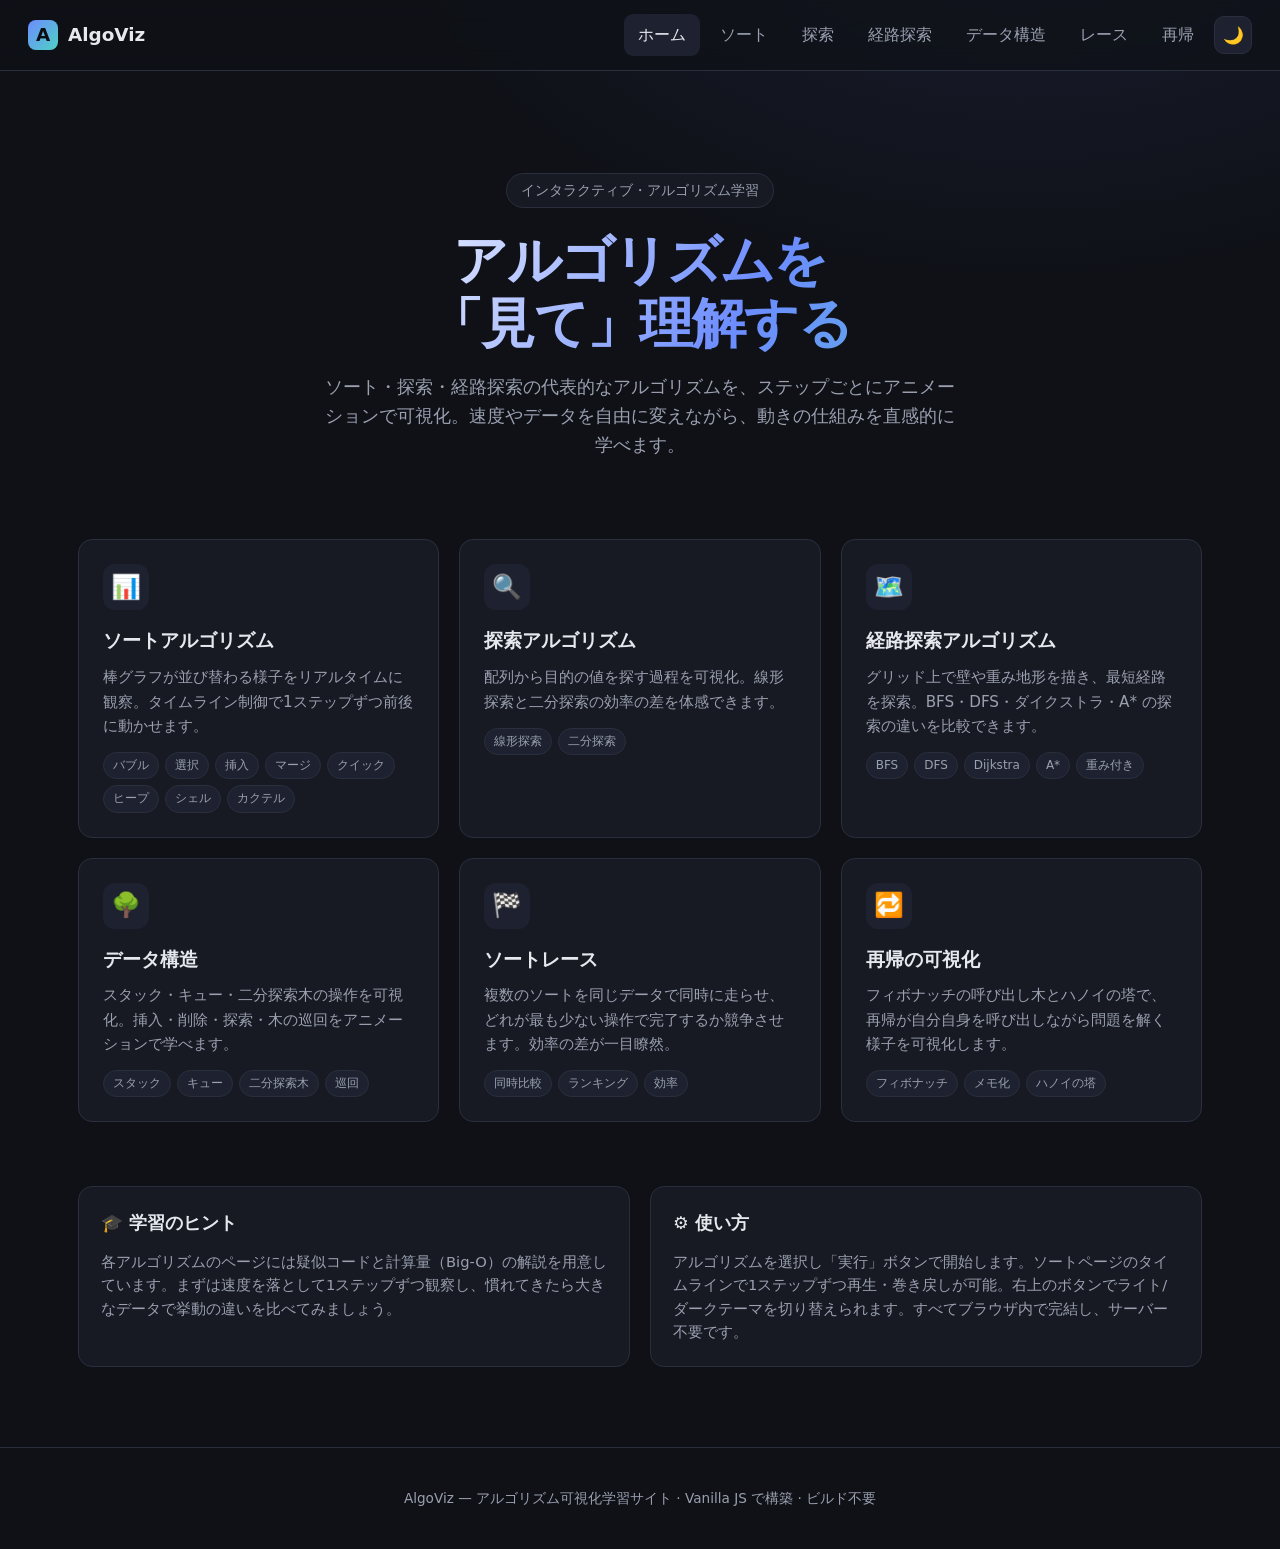
<file: index.html>
<!DOCTYPE html>
<html lang="ja">
<head>
<meta charset="UTF-8">
<meta name="viewport" content="width=device-width, initial-scale=1.0">
<title>AlgoViz — アルゴリズム可視化学習サイト</title>
<meta name="description" content="ソート・探索・経路探索アルゴリズムをインタラクティブに可視化して学べる学習サイト。">
<link rel="stylesheet" href="css/style.css">
<link rel="icon" href="data:image/svg+xml,<svg xmlns='http://www.w3.org/2000/svg' viewBox='0 0 100 100'><text y='.9em' font-size='90'>📊</text></svg>">
<script src="js/theme.js"></script>
</head>
<body>
<nav class="nav">
  <a class="brand" href="index.html"><span class="logo">A</span>AlgoViz</a>
  <a class="link active" href="index.html">ホーム</a>
  <a class="link" href="sorting.html">ソート</a>
  <a class="link" href="searching.html">探索</a>
  <a class="link" href="pathfinding.html">経路探索</a>
  <a class="link" href="structures.html">データ構造</a>
  <a class="link" href="race.html">レース</a>
  <a class="link" href="recursion.html">再帰</a>
  <button class="theme-toggle" id="themeToggle" aria-label="テーマ切替">🌙</button>
</nav>

<div class="container">
  <section class="hero">
    <span class="badge">インタラクティブ・アルゴリズム学習</span>
    <h1>アルゴリズムを<br>「見て」理解する</h1>
    <p>ソート・探索・経路探索の代表的なアルゴリズムを、ステップごとにアニメーションで可視化。速度やデータを自由に変えながら、動きの仕組みを直感的に学べます。</p>
  </section>

  <div class="grid">
    <a class="card" href="sorting.html">
      <div class="icon">📊</div>
      <h3>ソートアルゴリズム</h3>
      <p>棒グラフが並び替わる様子をリアルタイムに観察。タイムライン制御で1ステップずつ前後に動かせます。</p>
      <div class="tags">
        <span class="tag">バブル</span>
        <span class="tag">選択</span>
        <span class="tag">挿入</span>
        <span class="tag">マージ</span>
        <span class="tag">クイック</span>
        <span class="tag">ヒープ</span>
        <span class="tag">シェル</span>
        <span class="tag">カクテル</span>
      </div>
    </a>

    <a class="card" href="searching.html">
      <div class="icon">🔍</div>
      <h3>探索アルゴリズム</h3>
      <p>配列から目的の値を探す過程を可視化。線形探索と二分探索の効率の差を体感できます。</p>
      <div class="tags">
        <span class="tag">線形探索</span>
        <span class="tag">二分探索</span>
      </div>
    </a>

    <a class="card" href="pathfinding.html">
      <div class="icon">🗺️</div>
      <h3>経路探索アルゴリズム</h3>
      <p>グリッド上で壁や重み地形を描き、最短経路を探索。BFS・DFS・ダイクストラ・A* の探索の違いを比較できます。</p>
      <div class="tags">
        <span class="tag">BFS</span>
        <span class="tag">DFS</span>
        <span class="tag">Dijkstra</span>
        <span class="tag">A*</span>
        <span class="tag">重み付き</span>
      </div>
    </a>

    <a class="card" href="structures.html">
      <div class="icon">🌳</div>
      <h3>データ構造</h3>
      <p>スタック・キュー・二分探索木の操作を可視化。挿入・削除・探索・木の巡回をアニメーションで学べます。</p>
      <div class="tags">
        <span class="tag">スタック</span>
        <span class="tag">キュー</span>
        <span class="tag">二分探索木</span>
        <span class="tag">巡回</span>
      </div>
    </a>

    <a class="card" href="race.html">
      <div class="icon">🏁</div>
      <h3>ソートレース</h3>
      <p>複数のソートを同じデータで同時に走らせ、どれが最も少ない操作で完了するか競争させます。効率の差が一目瞭然。</p>
      <div class="tags">
        <span class="tag">同時比較</span>
        <span class="tag">ランキング</span>
        <span class="tag">効率</span>
      </div>
    </a>

    <a class="card" href="recursion.html">
      <div class="icon">🔁</div>
      <h3>再帰の可視化</h3>
      <p>フィボナッチの呼び出し木とハノイの塔で、再帰が自分自身を呼び出しながら問題を解く様子を可視化します。</p>
      <div class="tags">
        <span class="tag">フィボナッチ</span>
        <span class="tag">メモ化</span>
        <span class="tag">ハノイの塔</span>
      </div>
    </a>
  </div>

  <section style="margin-top:64px;">
    <div class="info-grid">
      <div class="info-box">
        <h3>🎓 学習のヒント</h3>
        <p>各アルゴリズムのページには疑似コードと計算量（Big-O）の解説を用意しています。まずは速度を落として1ステップずつ観察し、慣れてきたら大きなデータで挙動の違いを比べてみましょう。</p>
      </div>
      <div class="info-box">
        <h3>⚙️ 使い方</h3>
        <p>アルゴリズムを選択し「実行」ボタンで開始します。ソートページのタイムラインで1ステップずつ再生・巻き戻しが可能。右上のボタンでライト/ダークテーマを切り替えられます。すべてブラウザ内で完結し、サーバー不要です。</p>
      </div>
    </div>
  </section>
</div>

<footer class="footer">
  AlgoViz — アルゴリズム可視化学習サイト · Vanilla JS で構築 · ビルド不要
</footer>
</body>
</html>
</file>
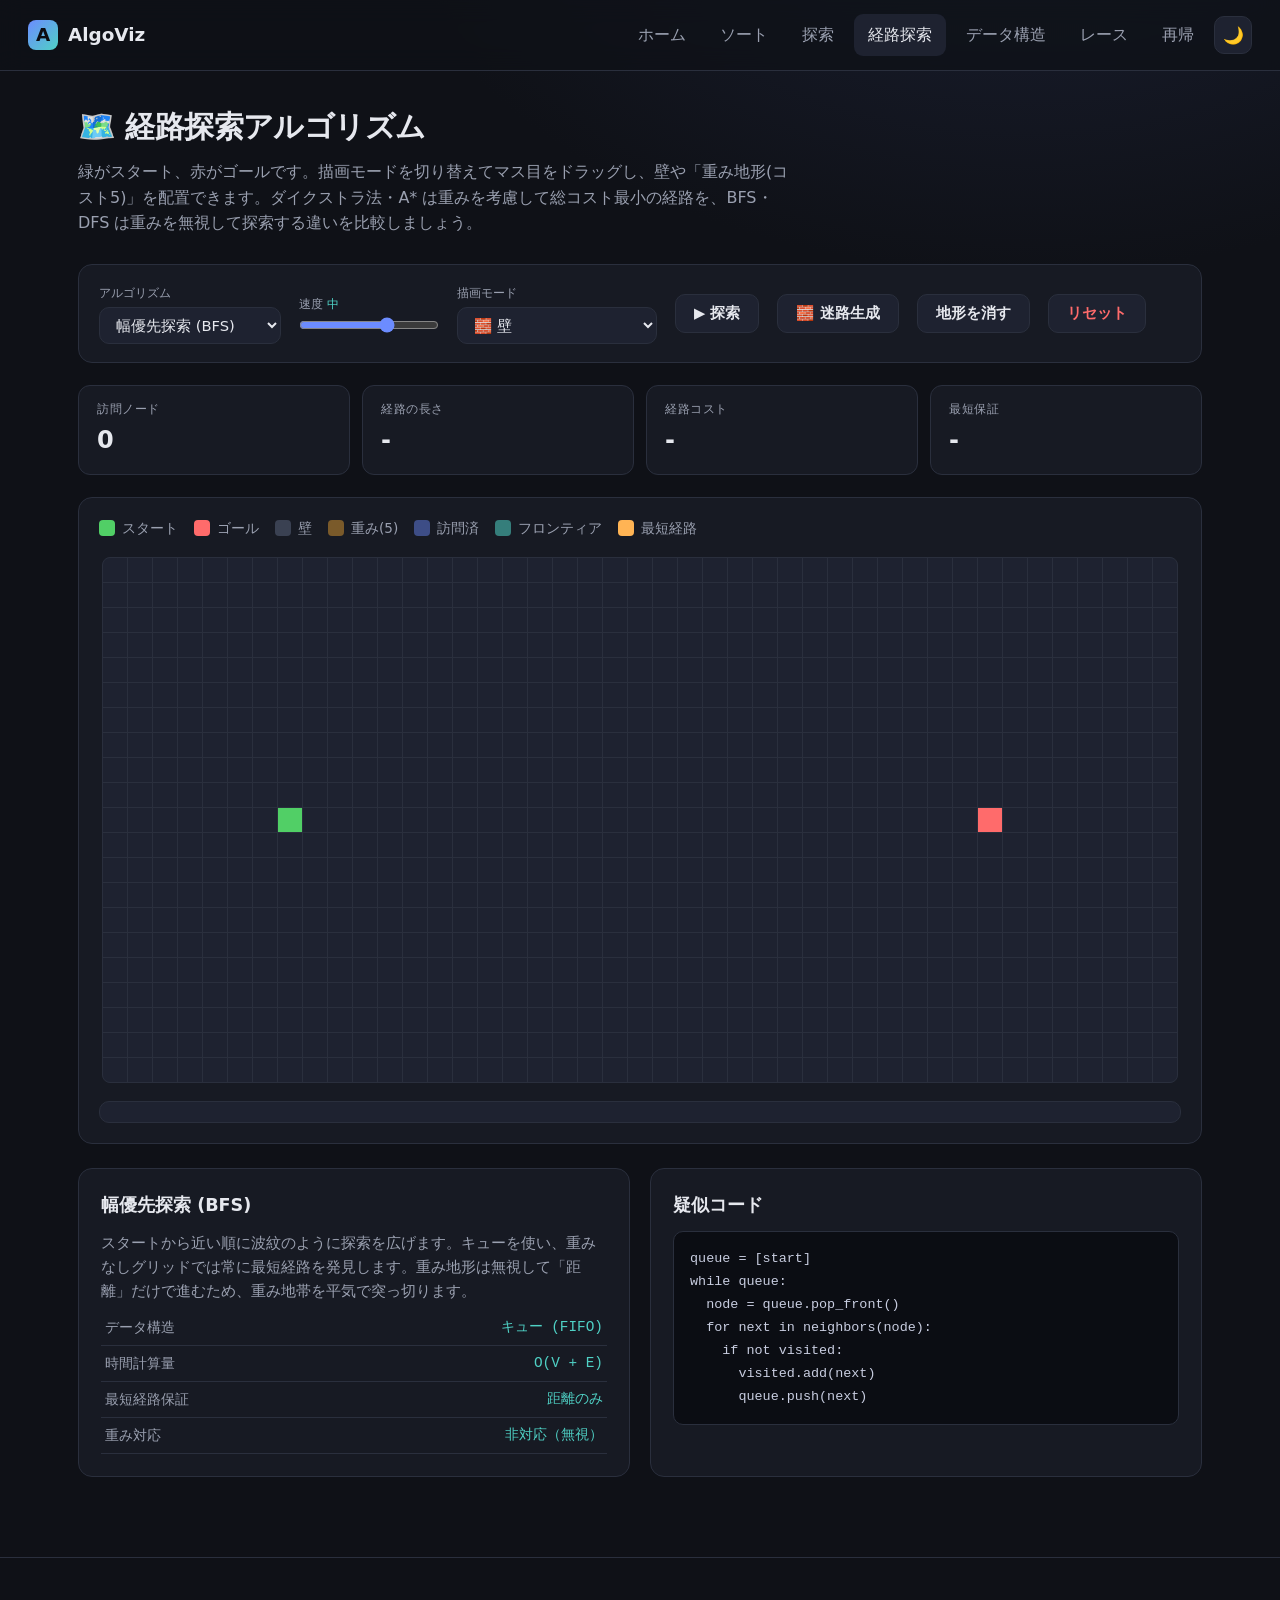
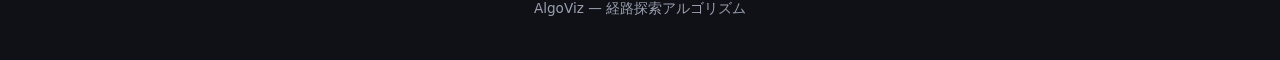
<file: pathfinding.html>
<!DOCTYPE html>
<html lang="ja">
<head>
<meta charset="UTF-8">
<meta name="viewport" content="width=device-width, initial-scale=1.0">
<title>経路探索アルゴリズム — AlgoViz</title>
<link rel="stylesheet" href="css/style.css">
<link rel="icon" href="data:image/svg+xml,<svg xmlns='http://www.w3.org/2000/svg' viewBox='0 0 100 100'><text y='.9em' font-size='90'>🗺️</text></svg>">
<script src="js/theme.js"></script>
</head>
<body>
<nav class="nav">
  <a class="brand" href="index.html"><span class="logo">A</span>AlgoViz</a>
  <a class="link" href="index.html">ホーム</a>
  <a class="link" href="sorting.html">ソート</a>
  <a class="link" href="searching.html">探索</a>
  <a class="link active" href="pathfinding.html">経路探索</a>
  <a class="link" href="structures.html">データ構造</a>
  <a class="link" href="race.html">レース</a>
  <a class="link" href="recursion.html">再帰</a>
  <button class="theme-toggle" id="themeToggle" aria-label="テーマ切替">🌙</button>
</nav>

<div class="container">
  <div class="page-head">
    <h1>🗺️ 経路探索アルゴリズム</h1>
    <p>緑がスタート、赤がゴールです。描画モードを切り替えてマス目をドラッグし、壁や「重み地形(コスト5)」を配置できます。ダイクストラ法・A* は重みを考慮して総コスト最小の経路を、BFS・DFS は重みを無視して探索する違いを比較しましょう。</p>
  </div>

  <div class="panel">
    <div class="control">
      <label for="algo">アルゴリズム</label>
      <select id="algo">
        <option value="bfs">幅優先探索 (BFS)</option>
        <option value="dfs">深さ優先探索 (DFS)</option>
        <option value="dijkstra">ダイクストラ法</option>
        <option value="astar">A* (エースター)</option>
      </select>
    </div>
    <div class="control">
      <label for="speed">速度 <span class="value" id="speedVal">中</span></label>
      <input type="range" id="speed" min="1" max="100" value="65">
    </div>
    <div class="control">
      <label for="brush">描画モード</label>
      <select id="brush">
        <option value="wall">🧱 壁</option>
        <option value="weight">🏔️ 重み地形 (コスト5)</option>
      </select>
    </div>
    <button class="btn" id="run">▶ 探索</button>
    <button class="btn" id="maze">🧱 迷路生成</button>
    <button class="btn" id="clearWalls">地形を消す</button>
    <button class="btn danger" id="reset">リセット</button>
  </div>

  <div class="stats">
    <div class="stat"><div class="k">訪問ノード</div><div class="v" id="visited">0</div></div>
    <div class="stat"><div class="k">経路の長さ</div><div class="v" id="pathLen">-</div></div>
    <div class="stat"><div class="k">経路コスト</div><div class="v" id="pathCost">-</div></div>
    <div class="stat"><div class="k">最短保証</div><div class="v" id="optimal">-</div></div>
  </div>

  <div class="viz">
    <div class="legend">
      <div class="item"><span class="sw" style="background:var(--success)"></span>スタート</div>
      <div class="item"><span class="sw" style="background:var(--danger)"></span>ゴール</div>
      <div class="item"><span class="sw" style="background:#3a4152"></span>壁</div>
      <div class="item"><span class="sw" style="background:#7a5a2a"></span>重み(5)</div>
      <div class="item"><span class="sw" style="background:rgba(108,140,255,.45)"></span>訪問済</div>
      <div class="item"><span class="sw" style="background:rgba(79,209,197,.55)"></span>フロンティア</div>
      <div class="item"><span class="sw" style="background:var(--accent-warm)"></span>最短経路</div>
    </div>
    <div class="grid-wrap">
      <div class="grid-board" id="board"></div>
    </div>
    <div class="msg" id="msg" style="margin-top:18px"></div>
  </div>

  <div class="info-grid">
    <div class="info-box">
      <h3 id="infoName"></h3>
      <p id="infoDesc"></p>
      <table class="complexity-table">
        <tr><td>データ構造</td><td id="cDs"></td></tr>
        <tr><td>時間計算量</td><td id="cTime"></td></tr>
        <tr><td>最短経路保証</td><td id="cOpt"></td></tr>
        <tr><td>重み対応</td><td id="cWeight"></td></tr>
      </table>
    </div>
    <div class="info-box">
      <h3>疑似コード</h3>
      <pre class="code" id="pseudo"></pre>
    </div>
  </div>
</div>

<footer class="footer">AlgoViz — 経路探索アルゴリズム</footer>
<script src="js/pathfinding.js"></script>
</body>
</html>
</file>
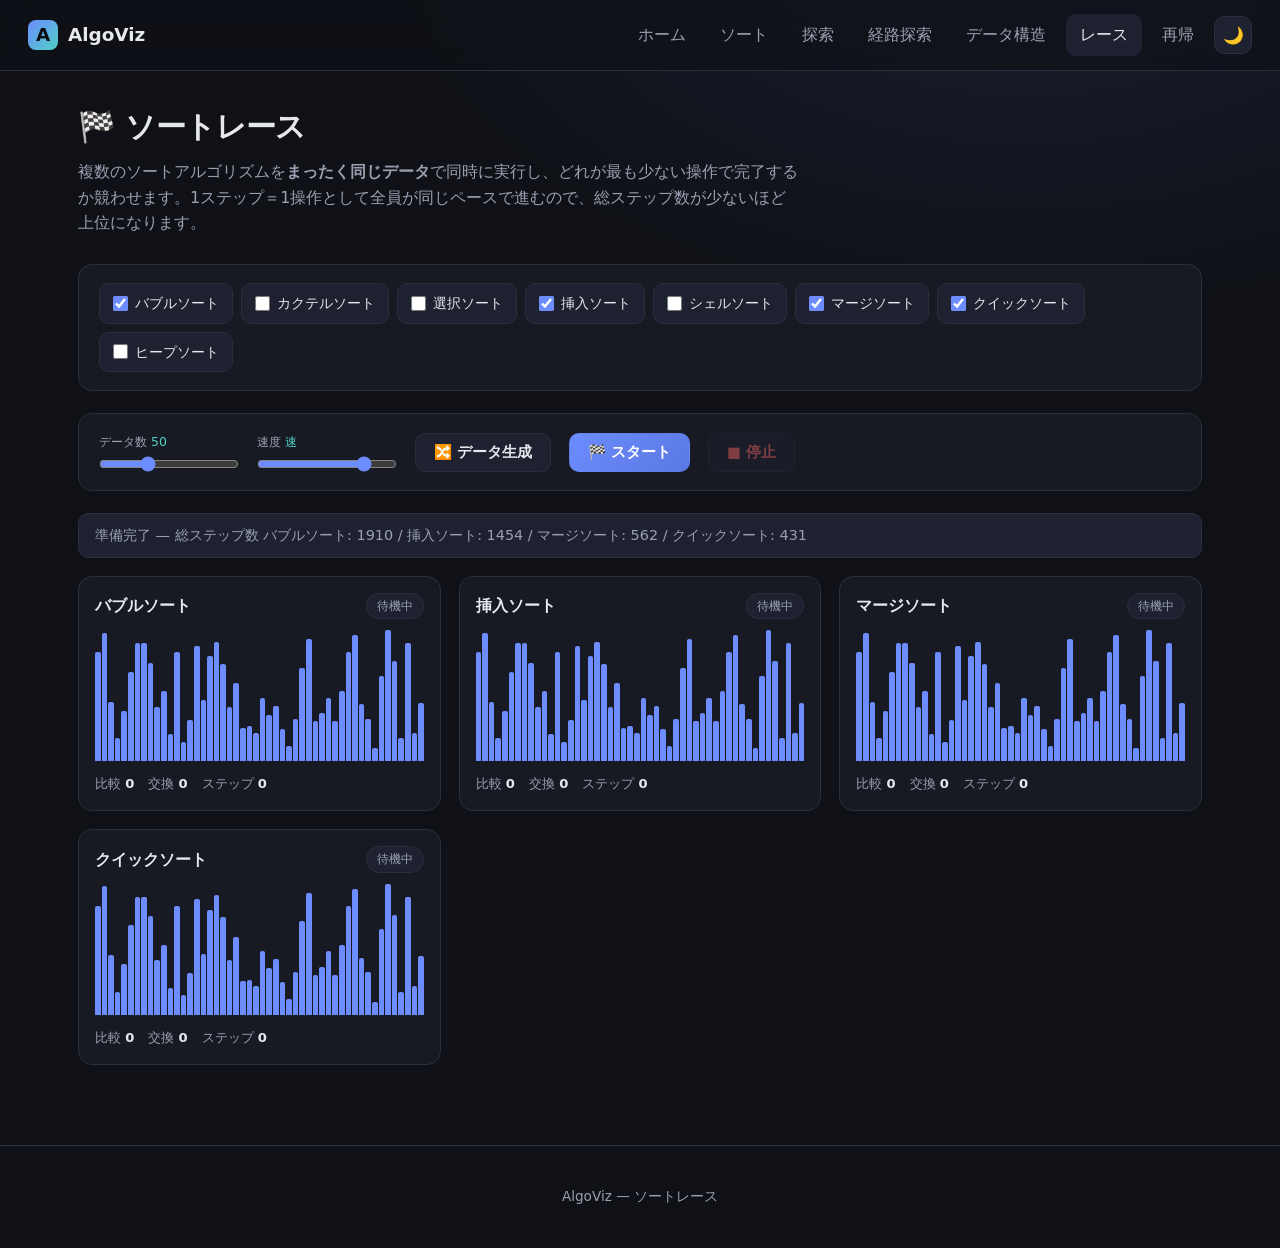
<file: race.html>
<!DOCTYPE html>
<html lang="ja">
<head>
<meta charset="UTF-8">
<meta name="viewport" content="width=device-width, initial-scale=1.0">
<title>ソートレース — AlgoViz</title>
<link rel="stylesheet" href="css/style.css">
<link rel="icon" href="data:image/svg+xml,<svg xmlns='http://www.w3.org/2000/svg' viewBox='0 0 100 100'><text y='.9em' font-size='90'>🏁</text></svg>">
<script src="js/theme.js"></script>
</head>
<body>
<nav class="nav">
  <a class="brand" href="index.html"><span class="logo">A</span>AlgoViz</a>
  <a class="link" href="index.html">ホーム</a>
  <a class="link" href="sorting.html">ソート</a>
  <a class="link" href="searching.html">探索</a>
  <a class="link" href="pathfinding.html">経路探索</a>
  <a class="link" href="structures.html">データ構造</a>
  <a class="link active" href="race.html">レース</a>
  <a class="link" href="recursion.html">再帰</a>
  <button class="theme-toggle" id="themeToggle" aria-label="テーマ切替">🌙</button>
</nav>

<div class="container">
  <div class="page-head">
    <h1>🏁 ソートレース</h1>
    <p>複数のソートアルゴリズムを<strong>まったく同じデータ</strong>で同時に実行し、どれが最も少ない操作で完了するか競わせます。1ステップ＝1操作として全員が同じペースで進むので、総ステップ数が少ないほど上位になります。</p>
  </div>

  <div class="panel" style="flex-direction:column; align-items:stretch">
    <div class="algo-picker" id="picker"></div>
  </div>

  <div class="panel">
    <div class="control">
      <label for="size">データ数 <span class="value" id="sizeVal">50</span></label>
      <input type="range" id="size" min="15" max="120" value="50">
    </div>
    <div class="control">
      <label for="speed">速度 <span class="value" id="speedVal">速</span></label>
      <input type="range" id="speed" min="1" max="100" value="80">
    </div>
    <button class="btn" id="shuffle">🔀 データ生成</button>
    <button class="btn primary" id="start">🏁 スタート</button>
    <button class="btn danger" id="stop" disabled>■ 停止</button>
  </div>

  <div class="msg" id="msg" style="margin-bottom:18px"></div>

  <div class="race-grid" id="raceGrid"></div>
</div>

<footer class="footer">AlgoViz — ソートレース</footer>
<script src="js/sortcore.js"></script>
<script src="js/race.js"></script>
</body>
</html>
</file>
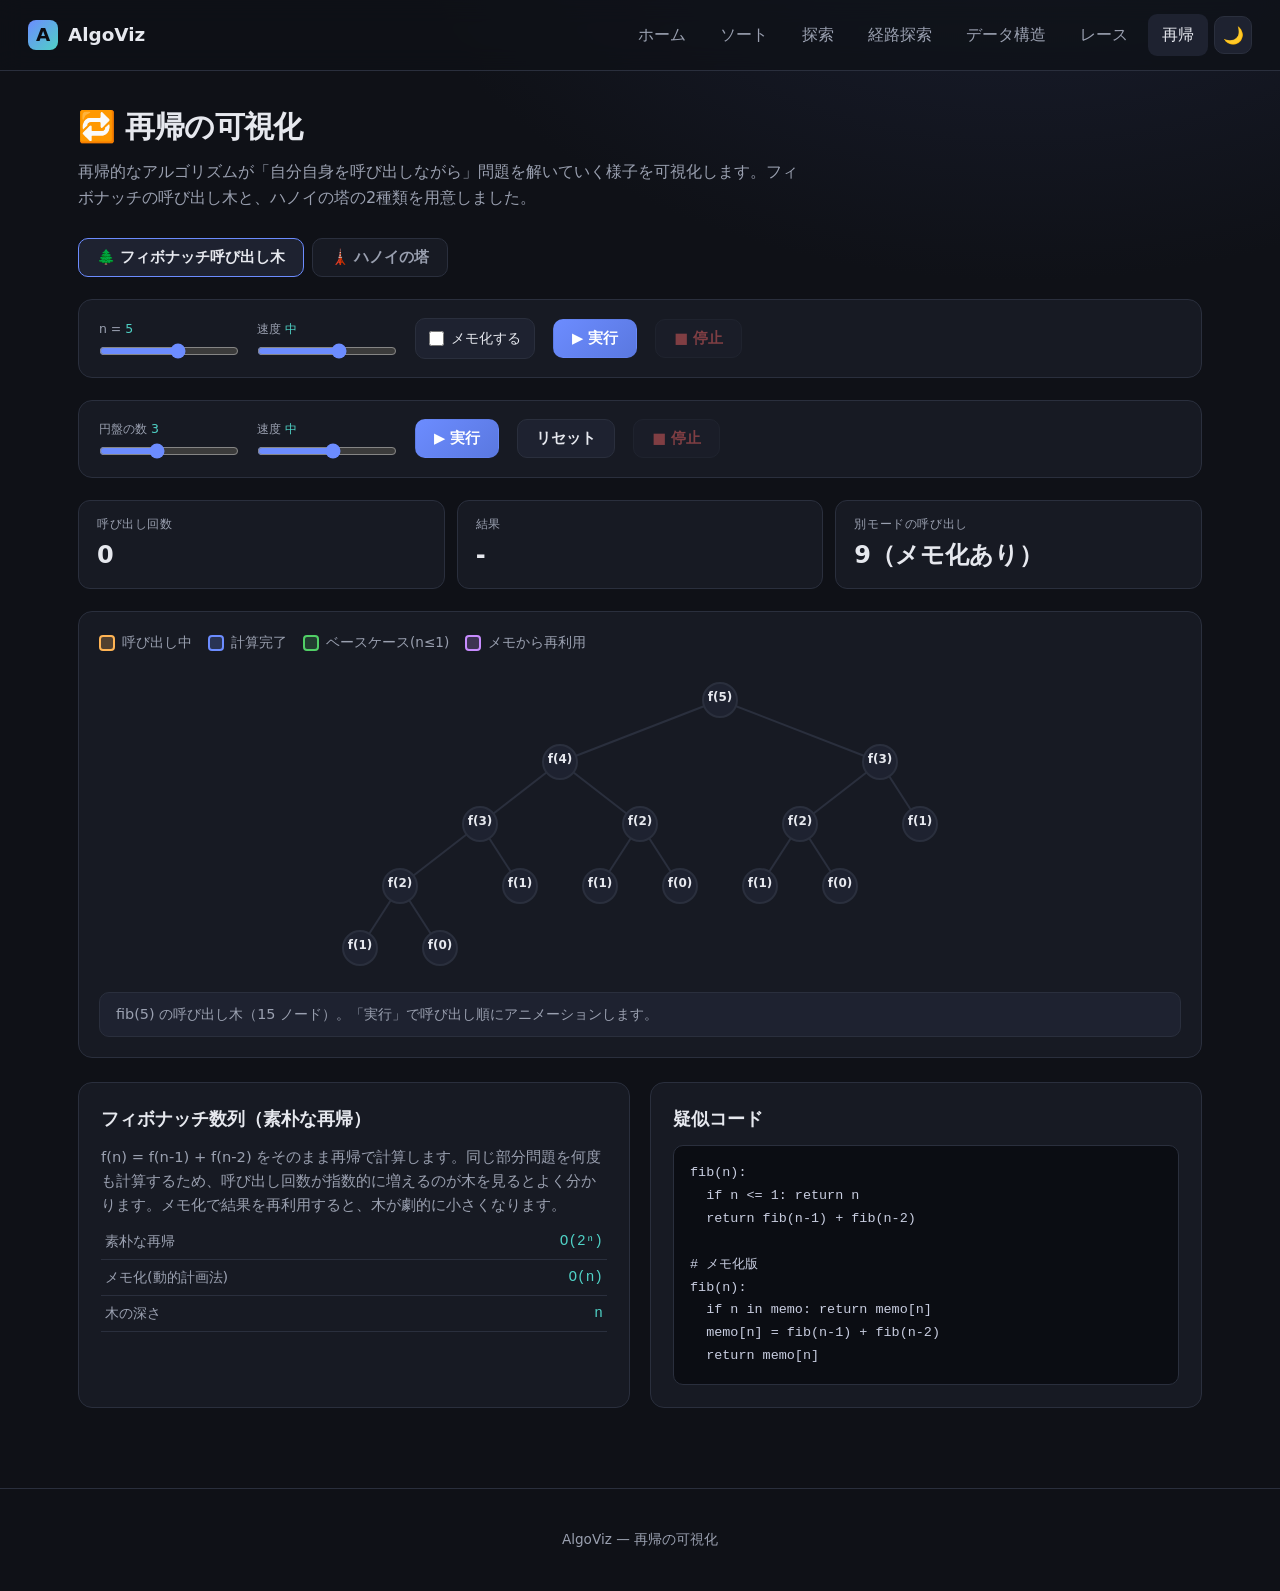
<file: recursion.html>
<!DOCTYPE html>
<html lang="ja">
<head>
<meta charset="UTF-8">
<meta name="viewport" content="width=device-width, initial-scale=1.0">
<title>再帰の可視化 — AlgoViz</title>
<link rel="stylesheet" href="css/style.css">
<link rel="icon" href="data:image/svg+xml,<svg xmlns='http://www.w3.org/2000/svg' viewBox='0 0 100 100'><text y='.9em' font-size='90'>🔁</text></svg>">
<script src="js/theme.js"></script>
</head>
<body>
<nav class="nav">
  <a class="brand" href="index.html"><span class="logo">A</span>AlgoViz</a>
  <a class="link" href="index.html">ホーム</a>
  <a class="link" href="sorting.html">ソート</a>
  <a class="link" href="searching.html">探索</a>
  <a class="link" href="pathfinding.html">経路探索</a>
  <a class="link" href="structures.html">データ構造</a>
  <a class="link" href="race.html">レース</a>
  <a class="link active" href="recursion.html">再帰</a>
  <button class="theme-toggle" id="themeToggle" aria-label="テーマ切替">🌙</button>
</nav>

<div class="container">
  <div class="page-head">
    <h1>🔁 再帰の可視化</h1>
    <p>再帰的なアルゴリズムが「自分自身を呼び出しながら」問題を解いていく様子を可視化します。フィボナッチの呼び出し木と、ハノイの塔の2種類を用意しました。</p>
  </div>

  <div class="tabs">
    <button class="tab active" data-mode="fib">🌲 フィボナッチ呼び出し木</button>
    <button class="tab" data-mode="hanoi">🗼 ハノイの塔</button>
  </div>

  <!-- Fibonacci controls -->
  <div class="panel mode-panel" data-mode="fib">
    <div class="control">
      <label for="fibN">n = <span class="value" id="fibNVal">5</span></label>
      <input type="range" id="fibN" min="1" max="8" value="5">
    </div>
    <div class="control">
      <label for="fibSpeed">速度 <span class="value" id="fibSpeedVal">中</span></label>
      <input type="range" id="fibSpeed" min="1" max="100" value="60">
    </div>
    <div class="algo-picker"><label><input type="checkbox" id="fibMemo"> メモ化する</label></div>
    <button class="btn primary" id="fibRun">▶ 実行</button>
    <button class="btn danger" id="fibStop" disabled>■ 停止</button>
  </div>

  <!-- Hanoi controls -->
  <div class="panel mode-panel" data-mode="hanoi" hidden>
    <div class="control">
      <label for="hanoiN">円盤の数 <span class="value" id="hanoiNVal">3</span></label>
      <input type="range" id="hanoiN" min="1" max="6" value="3">
    </div>
    <div class="control">
      <label for="hanoiSpeed">速度 <span class="value" id="hanoiSpeedVal">中</span></label>
      <input type="range" id="hanoiSpeed" min="1" max="100" value="55">
    </div>
    <button class="btn primary" id="hanoiRun">▶ 実行</button>
    <button class="btn" id="hanoiReset">リセット</button>
    <button class="btn danger" id="hanoiStop" disabled>■ 停止</button>
  </div>

  <div class="stats">
    <div class="stat"><div class="k" id="stat1k">呼び出し回数</div><div class="v" id="stat1">0</div></div>
    <div class="stat"><div class="k" id="stat2k">結果</div><div class="v" id="stat2">-</div></div>
    <div class="stat"><div class="k" id="stat3k">メモ化なら</div><div class="v" id="stat3">-</div></div>
  </div>

  <div class="viz">
    <div class="legend" id="legend"></div>
    <div class="tree-wrap" id="fibArea" data-mode="fib"></div>
    <div id="hanoiArea" data-mode="hanoi" hidden></div>
    <div class="msg" id="msg" style="margin-top:16px"></div>
  </div>

  <div class="info-grid">
    <div class="info-box">
      <h3 id="infoName"></h3>
      <p id="infoDesc"></p>
      <table class="complexity-table" id="infoTable"></table>
    </div>
    <div class="info-box">
      <h3>疑似コード</h3>
      <pre class="code" id="pseudo"></pre>
    </div>
  </div>
</div>

<footer class="footer">AlgoViz — 再帰の可視化</footer>
<script src="js/recursion.js"></script>
</body>
</html>
</file>
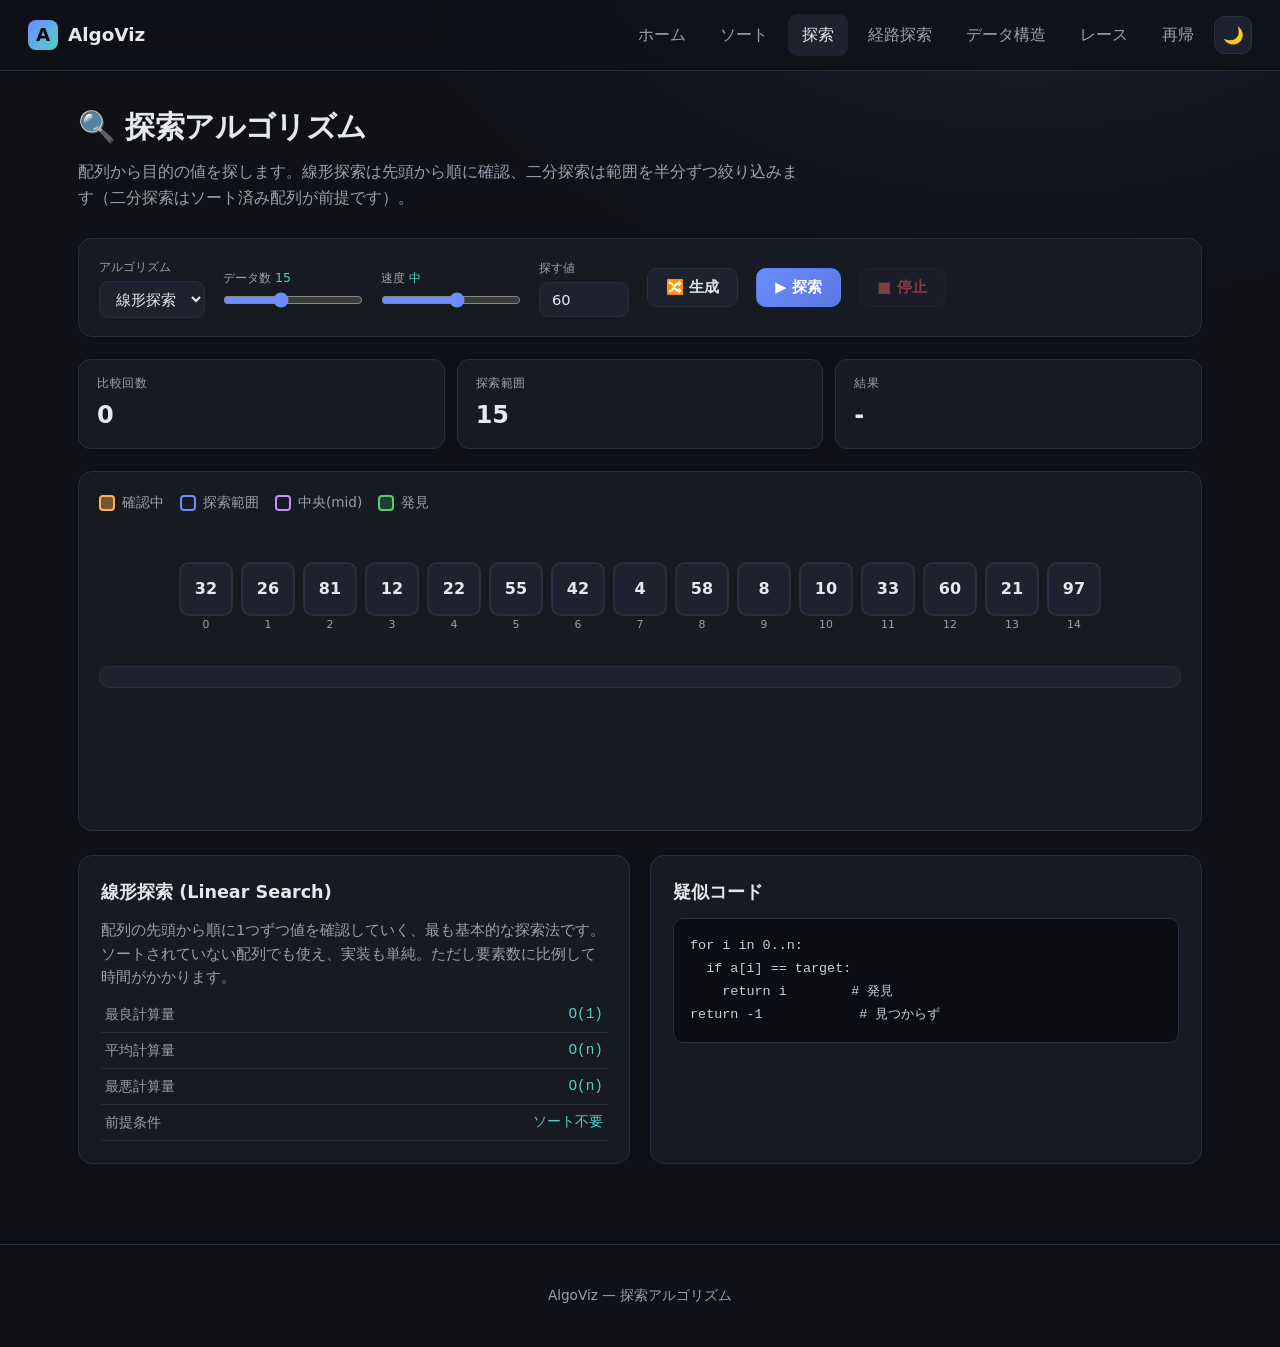
<file: searching.html>
<!DOCTYPE html>
<html lang="ja">
<head>
<meta charset="UTF-8">
<meta name="viewport" content="width=device-width, initial-scale=1.0">
<title>探索アルゴリズム — AlgoViz</title>
<link rel="stylesheet" href="css/style.css">
<link rel="icon" href="data:image/svg+xml,<svg xmlns='http://www.w3.org/2000/svg' viewBox='0 0 100 100'><text y='.9em' font-size='90'>🔍</text></svg>">
<script src="js/theme.js"></script>
</head>
<body>
<nav class="nav">
  <a class="brand" href="index.html"><span class="logo">A</span>AlgoViz</a>
  <a class="link" href="index.html">ホーム</a>
  <a class="link" href="sorting.html">ソート</a>
  <a class="link active" href="searching.html">探索</a>
  <a class="link" href="pathfinding.html">経路探索</a>
  <a class="link" href="structures.html">データ構造</a>
  <a class="link" href="race.html">レース</a>
  <a class="link" href="recursion.html">再帰</a>
  <button class="theme-toggle" id="themeToggle" aria-label="テーマ切替">🌙</button>
</nav>

<div class="container">
  <div class="page-head">
    <h1>🔍 探索アルゴリズム</h1>
    <p>配列から目的の値を探します。線形探索は先頭から順に確認、二分探索は範囲を半分ずつ絞り込みます（二分探索はソート済み配列が前提です）。</p>
  </div>

  <div class="panel">
    <div class="control">
      <label for="algo">アルゴリズム</label>
      <select id="algo">
        <option value="linear">線形探索</option>
        <option value="binary">二分探索</option>
      </select>
    </div>
    <div class="control">
      <label for="size">データ数 <span class="value" id="sizeVal">15</span></label>
      <input type="range" id="size" min="5" max="30" value="15">
    </div>
    <div class="control">
      <label for="speed">速度 <span class="value" id="speedVal">中</span></label>
      <input type="range" id="speed" min="1" max="100" value="55">
    </div>
    <div class="control">
      <label for="target">探す値</label>
      <input type="text" id="target" style="width:90px" inputmode="numeric" placeholder="例: 42">
    </div>
    <button class="btn" id="regen">🔀 生成</button>
    <button class="btn primary" id="run">▶ 探索</button>
    <button class="btn danger" id="stop" disabled>■ 停止</button>
  </div>

  <div class="stats">
    <div class="stat"><div class="k">比較回数</div><div class="v" id="cmp">0</div></div>
    <div class="stat"><div class="k">探索範囲</div><div class="v" id="rangeSize">-</div></div>
    <div class="stat"><div class="k">結果</div><div class="v" id="result">-</div></div>
  </div>

  <div class="viz">
    <div class="legend">
      <div class="item"><span class="sw" style="background:rgba(255,180,84,.4);border:2px solid var(--accent-warm)"></span>確認中</div>
      <div class="item"><span class="sw" style="background:transparent;border:2px solid var(--accent)"></span>探索範囲</div>
      <div class="item"><span class="sw" style="background:transparent;border:2px solid #c88cff"></span>中央(mid)</div>
      <div class="item"><span class="sw" style="background:rgba(81,207,102,.2);border:2px solid var(--success)"></span>発見</div>
    </div>
    <div class="cells" id="cells"></div>
    <div class="msg" id="msg" style="margin-top:20px"></div>
  </div>

  <div class="info-grid">
    <div class="info-box">
      <h3 id="infoName">線形探索</h3>
      <p id="infoDesc"></p>
      <table class="complexity-table">
        <tr><td>最良計算量</td><td id="cBest"></td></tr>
        <tr><td>平均計算量</td><td id="cAvg"></td></tr>
        <tr><td>最悪計算量</td><td id="cWorst"></td></tr>
        <tr><td>前提条件</td><td id="cPre"></td></tr>
      </table>
    </div>
    <div class="info-box">
      <h3>疑似コード</h3>
      <pre class="code" id="pseudo"></pre>
    </div>
  </div>
</div>

<footer class="footer">AlgoViz — 探索アルゴリズム</footer>
<script src="js/searching.js"></script>
</body>
</html>
</file>
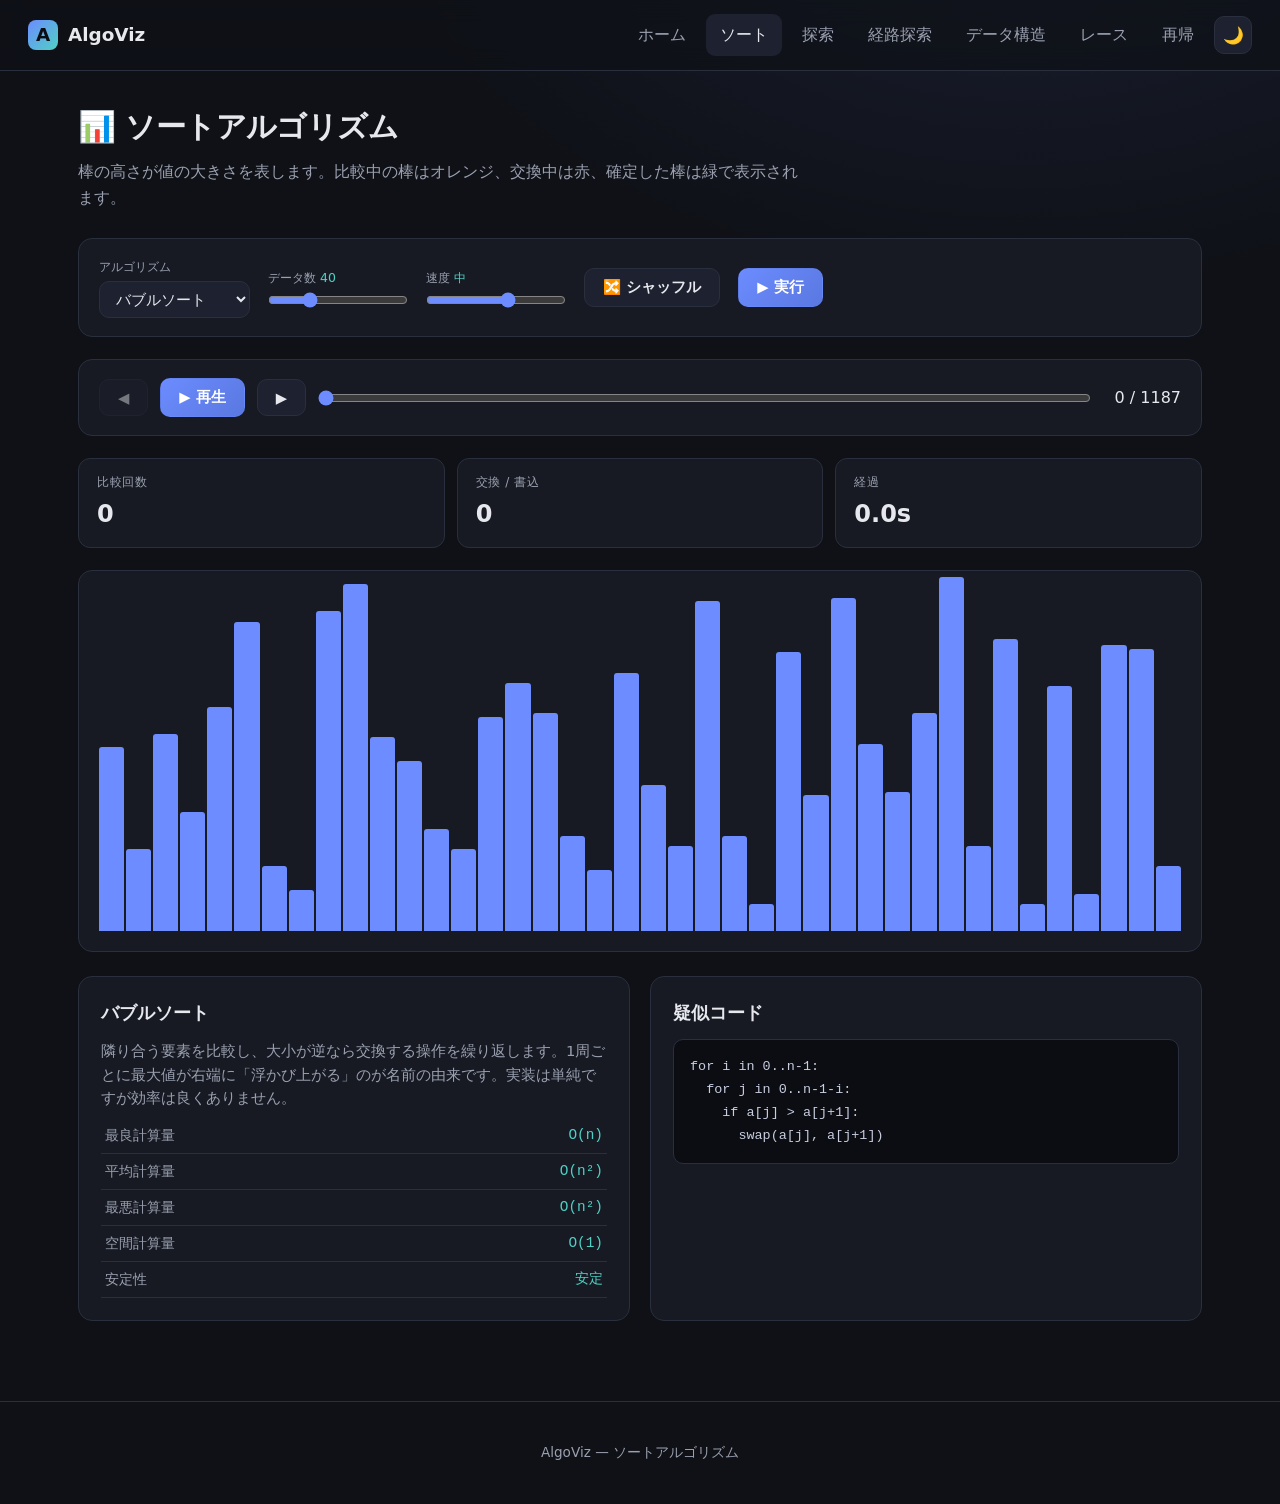
<file: sorting.html>
<!DOCTYPE html>
<html lang="ja">
<head>
<meta charset="UTF-8">
<meta name="viewport" content="width=device-width, initial-scale=1.0">
<title>ソートアルゴリズム — AlgoViz</title>
<link rel="stylesheet" href="css/style.css">
<link rel="icon" href="data:image/svg+xml,<svg xmlns='http://www.w3.org/2000/svg' viewBox='0 0 100 100'><text y='.9em' font-size='90'>📊</text></svg>">
<script src="js/theme.js"></script>
</head>
<body>
<nav class="nav">
  <a class="brand" href="index.html"><span class="logo">A</span>AlgoViz</a>
  <a class="link" href="index.html">ホーム</a>
  <a class="link active" href="sorting.html">ソート</a>
  <a class="link" href="searching.html">探索</a>
  <a class="link" href="pathfinding.html">経路探索</a>
  <a class="link" href="structures.html">データ構造</a>
  <a class="link" href="race.html">レース</a>
  <a class="link" href="recursion.html">再帰</a>
  <button class="theme-toggle" id="themeToggle" aria-label="テーマ切替">🌙</button>
</nav>

<div class="container">
  <div class="page-head">
    <h1>📊 ソートアルゴリズム</h1>
    <p>棒の高さが値の大きさを表します。比較中の棒はオレンジ、交換中は赤、確定した棒は緑で表示されます。</p>
  </div>

  <div class="panel">
    <div class="control">
      <label for="algo">アルゴリズム</label>
      <select id="algo">
        <option value="bubble">バブルソート</option>
        <option value="cocktail">カクテルソート</option>
        <option value="selection">選択ソート</option>
        <option value="insertion">挿入ソート</option>
        <option value="shell">シェルソート</option>
        <option value="merge">マージソート</option>
        <option value="quick">クイックソート</option>
        <option value="heap">ヒープソート</option>
      </select>
    </div>
    <div class="control">
      <label for="size">データ数 <span class="value" id="sizeVal">40</span></label>
      <input type="range" id="size" min="10" max="120" value="40">
    </div>
    <div class="control">
      <label for="speed">速度 <span class="value" id="speedVal">中</span></label>
      <input type="range" id="speed" min="1" max="100" value="60">
    </div>
    <button class="btn" id="shuffle">🔀 シャッフル</button>
    <button class="btn primary" id="run">▶ 実行</button>
  </div>

  <div class="panel timeline">
    <button class="btn" id="stepBack" title="1ステップ戻る">◀</button>
    <button class="btn primary" id="playPause">▶ 再生</button>
    <button class="btn" id="stepFwd" title="1ステップ進む">▶</button>
    <input type="range" id="scrub" min="0" max="0" value="0">
    <span class="value" id="stepLabel">0 / 0</span>
  </div>

  <div class="stats">
    <div class="stat"><div class="k">比較回数</div><div class="v" id="cmp">0</div></div>
    <div class="stat"><div class="k">交換 / 書込</div><div class="v" id="swp">0</div></div>
    <div class="stat"><div class="k">経過</div><div class="v" id="elapsed">0.0s</div></div>
  </div>

  <div class="viz">
    <div class="bars" id="bars"></div>
  </div>

  <div class="info-grid">
    <div class="info-box">
      <h3 id="infoName">バブルソート</h3>
      <p id="infoDesc"></p>
      <table class="complexity-table">
        <tr><td>最良計算量</td><td id="cBest">O(n)</td></tr>
        <tr><td>平均計算量</td><td id="cAvg">O(n²)</td></tr>
        <tr><td>最悪計算量</td><td id="cWorst">O(n²)</td></tr>
        <tr><td>空間計算量</td><td id="cSpace">O(1)</td></tr>
        <tr><td>安定性</td><td id="cStable">安定</td></tr>
      </table>
    </div>
    <div class="info-box">
      <h3>疑似コード</h3>
      <pre class="code" id="pseudo"></pre>
    </div>
  </div>
</div>

<footer class="footer">AlgoViz — ソートアルゴリズム</footer>
<script src="js/sortcore.js"></script>
<script src="js/sorting.js"></script>
</body>
</html>
</file>
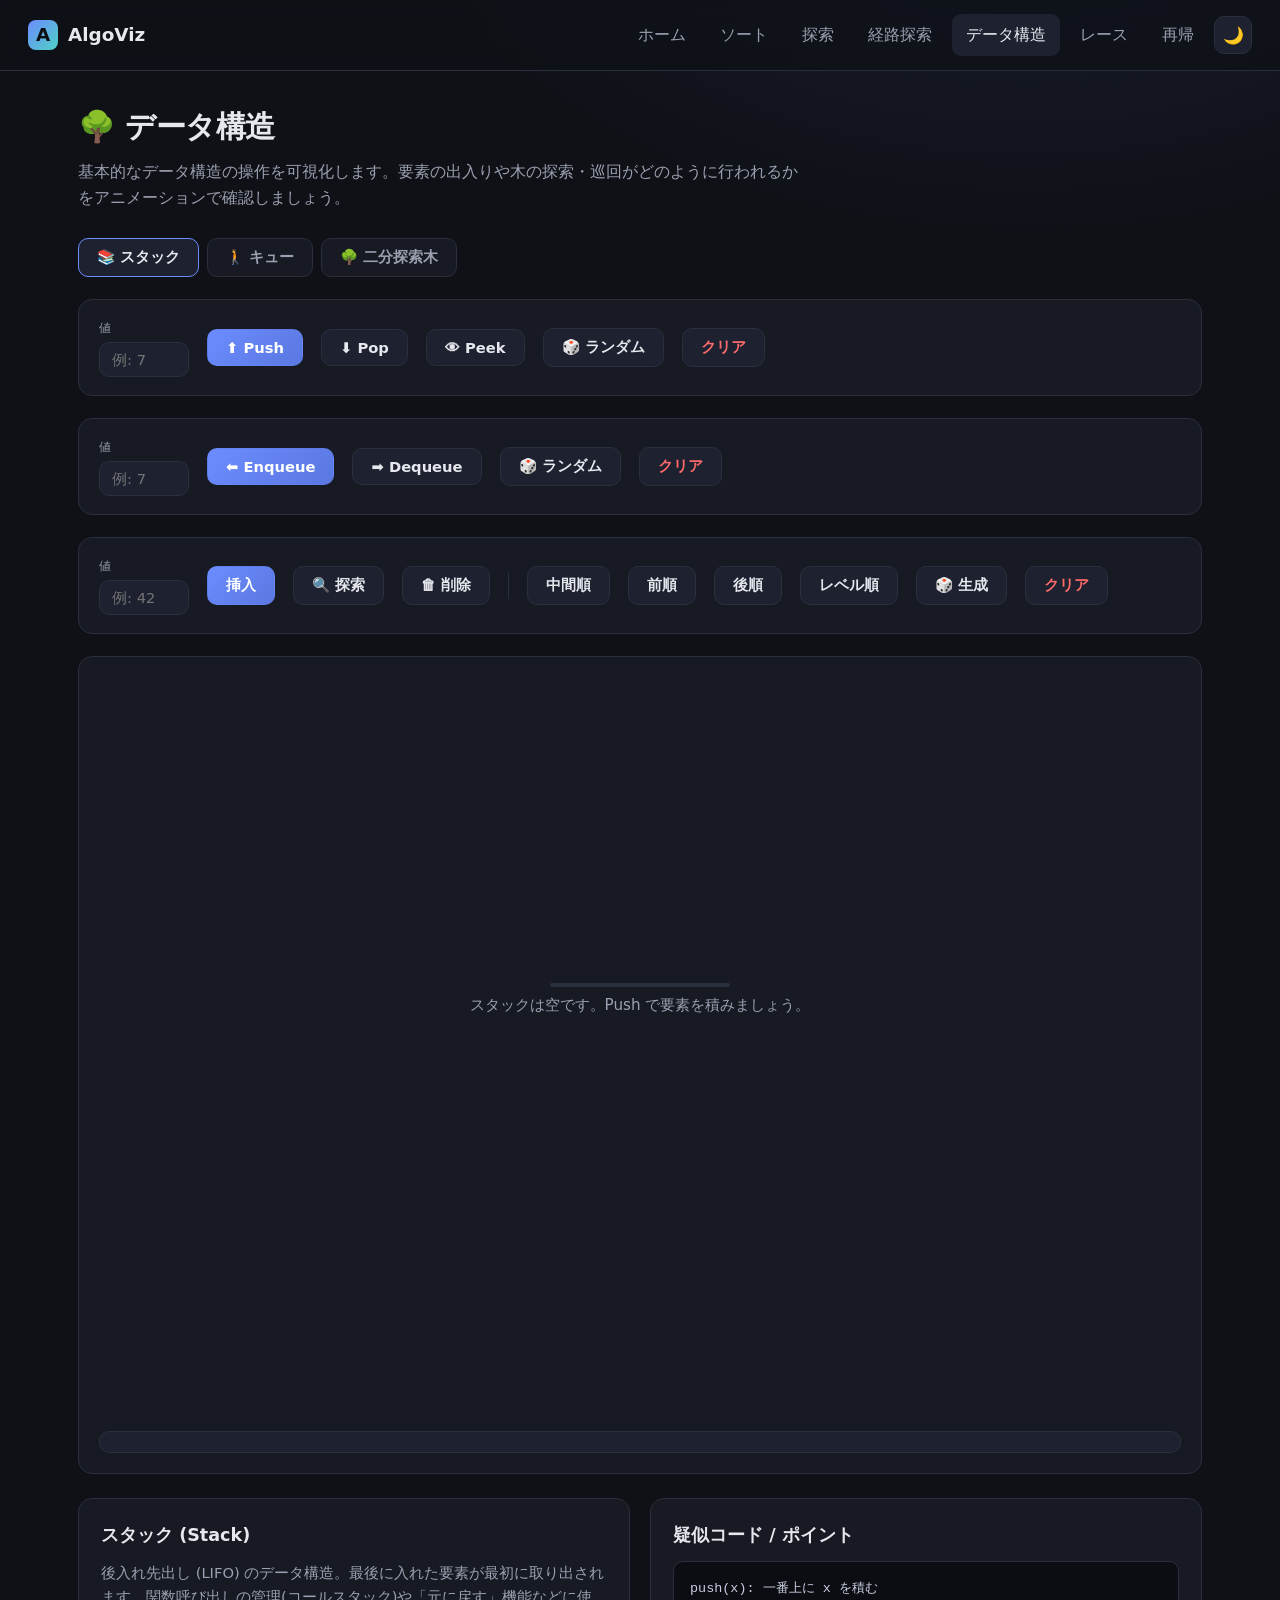
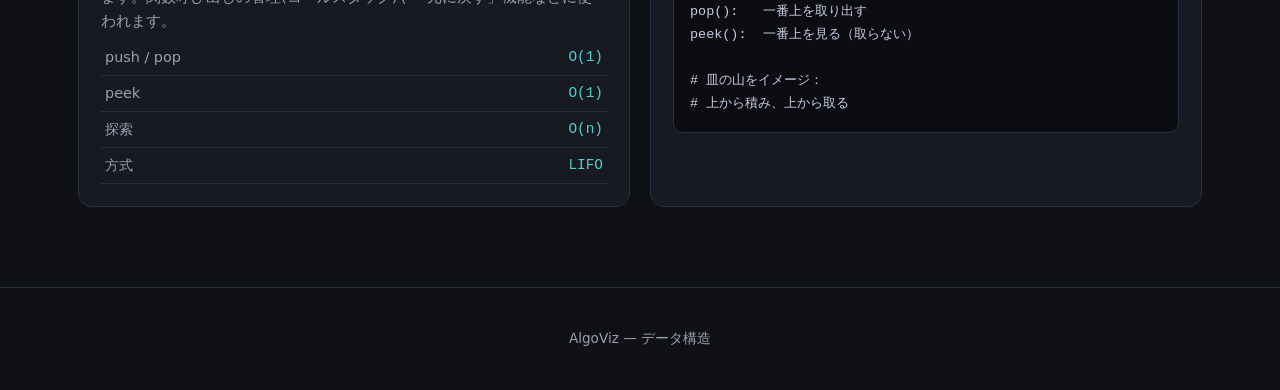
<file: structures.html>
<!DOCTYPE html>
<html lang="ja">
<head>
<meta charset="UTF-8">
<meta name="viewport" content="width=device-width, initial-scale=1.0">
<title>データ構造 — AlgoViz</title>
<link rel="stylesheet" href="css/style.css">
<link rel="icon" href="data:image/svg+xml,<svg xmlns='http://www.w3.org/2000/svg' viewBox='0 0 100 100'><text y='.9em' font-size='90'>🌳</text></svg>">
<script src="js/theme.js"></script>
</head>
<body>
<nav class="nav">
  <a class="brand" href="index.html"><span class="logo">A</span>AlgoViz</a>
  <a class="link" href="index.html">ホーム</a>
  <a class="link" href="sorting.html">ソート</a>
  <a class="link" href="searching.html">探索</a>
  <a class="link" href="pathfinding.html">経路探索</a>
  <a class="link active" href="structures.html">データ構造</a>
  <a class="link" href="race.html">レース</a>
  <a class="link" href="recursion.html">再帰</a>
  <button class="theme-toggle" id="themeToggle" aria-label="テーマ切替">🌙</button>
</nav>

<div class="container">
  <div class="page-head">
    <h1>🌳 データ構造</h1>
    <p>基本的なデータ構造の操作を可視化します。要素の出入りや木の探索・巡回がどのように行われるかをアニメーションで確認しましょう。</p>
  </div>

  <div class="tabs">
    <button class="tab active" data-mode="stack">📚 スタック</button>
    <button class="tab" data-mode="queue">🚶 キュー</button>
    <button class="tab" data-mode="bst">🌳 二分探索木</button>
  </div>

  <!-- Stack controls -->
  <div class="panel mode-panel" data-mode="stack">
    <div class="control">
      <label for="stackVal">値</label>
      <input type="text" id="stackVal" style="width:90px" inputmode="numeric" placeholder="例: 7">
    </div>
    <button class="btn primary" id="stackPush">⬆ Push</button>
    <button class="btn" id="stackPop">⬇ Pop</button>
    <button class="btn" id="stackPeek">👁 Peek</button>
    <button class="btn" id="stackRand">🎲 ランダム</button>
    <button class="btn danger" id="stackClear">クリア</button>
  </div>

  <!-- Queue controls -->
  <div class="panel mode-panel" data-mode="queue" hidden>
    <div class="control">
      <label for="queueVal">値</label>
      <input type="text" id="queueVal" style="width:90px" inputmode="numeric" placeholder="例: 7">
    </div>
    <button class="btn primary" id="queueEnq">⬅ Enqueue</button>
    <button class="btn" id="queueDeq">➡ Dequeue</button>
    <button class="btn" id="queueRand">🎲 ランダム</button>
    <button class="btn danger" id="queueClear">クリア</button>
  </div>

  <!-- BST controls -->
  <div class="panel mode-panel" data-mode="bst" hidden>
    <div class="control">
      <label for="bstVal">値</label>
      <input type="text" id="bstVal" style="width:90px" inputmode="numeric" placeholder="例: 42">
    </div>
    <button class="btn primary" id="bstInsert">挿入</button>
    <button class="btn" id="bstSearch">🔍 探索</button>
    <button class="btn" id="bstDelete">🗑 削除</button>
    <span style="width:1px;height:26px;background:var(--border)"></span>
    <button class="btn" id="bstIn">中間順</button>
    <button class="btn" id="bstPre">前順</button>
    <button class="btn" id="bstPost">後順</button>
    <button class="btn" id="bstLevel">レベル順</button>
    <button class="btn" id="bstRand">🎲 生成</button>
    <button class="btn danger" id="bstClear">クリア</button>
  </div>

  <div class="viz">
    <div class="ds-area" id="stackArea" data-mode="stack"></div>
    <div class="ds-area" id="queueArea" data-mode="queue" hidden></div>
    <div class="tree-wrap" id="bstArea" data-mode="bst" hidden></div>
    <div class="seq" id="seq"></div>
    <div class="msg" id="msg" style="margin-top:16px"></div>
  </div>

  <div class="info-grid">
    <div class="info-box">
      <h3 id="infoName"></h3>
      <p id="infoDesc"></p>
      <table class="complexity-table" id="infoTable"></table>
    </div>
    <div class="info-box">
      <h3>疑似コード / ポイント</h3>
      <pre class="code" id="pseudo"></pre>
    </div>
  </div>
</div>

<footer class="footer">AlgoViz — データ構造</footer>
<script src="js/structures.js"></script>
</body>
</html>
</file>
<file: css/style.css>
:root {
  --bg: #0f1117;
  --bg-elev: #171a23;
  --bg-elev-2: #1e2230;
  --border: #2a2f3d;
  --text: #e6e8ee;
  --text-dim: #9aa0b0;
  --accent: #6c8cff;
  --accent-2: #4fd1c5;
  --accent-warm: #ffb454;
  --danger: #ff6b6b;
  --success: #51cf66;
  --shadow: 0 8px 30px rgba(0, 0, 0, 0.35);
  --radius: 14px;
  --font: "Segoe UI", "Hiragino Kaku Gothic ProN", "Meiryo", system-ui, -apple-system, sans-serif;
  --mono: "SFMono-Regular", "Consolas", "Menlo", monospace;
}

* { box-sizing: border-box; margin: 0; padding: 0; }

html { scroll-behavior: smooth; }

body {
  font-family: var(--font);
  background: radial-gradient(1200px 800px at 80% -10%, #1b2033 0%, var(--bg) 55%);
  color: var(--text);
  line-height: 1.6;
  min-height: 100vh;
}

a { color: var(--accent); text-decoration: none; }
a:hover { color: var(--accent-2); }

/* ---------- Nav ---------- */
.nav {
  position: sticky;
  top: 0;
  z-index: 50;
  display: flex;
  flex-wrap: wrap;
  align-items: center;
  gap: 6px;
  padding: 14px 28px;
  background: rgba(15, 17, 23, 0.72);
  backdrop-filter: blur(12px);
  border-bottom: 1px solid var(--border);
}
.nav a.link { white-space: nowrap; }
.nav .brand {
  font-weight: 700;
  font-size: 1.15rem;
  margin-right: auto;
  display: flex;
  align-items: center;
  gap: 10px;
  color: var(--text);
}
.nav .brand .logo {
  width: 30px; height: 30px;
  display: grid; place-items: center;
  border-radius: 8px;
  background: linear-gradient(135deg, var(--accent), var(--accent-2));
  color: #0b0d13; font-weight: 800;
}
.nav a.link {
  padding: 8px 14px;
  border-radius: 9px;
  color: var(--text-dim);
  font-weight: 500;
  transition: background .15s, color .15s;
}
.nav a.link:hover { background: var(--bg-elev-2); color: var(--text); }
.nav a.link.active { background: var(--bg-elev-2); color: var(--text); }

/* ---------- Layout ---------- */
.container { max-width: 1180px; margin: 0 auto; padding: 32px 28px 80px; }

.page-head { margin-bottom: 28px; }
.page-head h1 { font-size: 1.9rem; letter-spacing: -0.02em; }
.page-head p { color: var(--text-dim); margin-top: 8px; max-width: 720px; }

/* ---------- Hero ---------- */
.hero {
  text-align: center;
  padding: 70px 20px 40px;
}
.hero h1 {
  font-size: clamp(2rem, 5vw, 3.4rem);
  letter-spacing: -0.03em;
  line-height: 1.15;
  background: linear-gradient(120deg, #fff 20%, var(--accent) 60%, var(--accent-2));
  -webkit-background-clip: text;
  background-clip: text;
  color: transparent;
}
.hero p {
  color: var(--text-dim);
  font-size: 1.12rem;
  max-width: 640px;
  margin: 18px auto 0;
}
.hero .badge {
  display: inline-block;
  padding: 6px 14px;
  border-radius: 999px;
  border: 1px solid var(--border);
  background: var(--bg-elev);
  color: var(--text-dim);
  font-size: .85rem;
  margin-bottom: 22px;
}

/* ---------- Cards grid ---------- */
.grid {
  display: grid;
  grid-template-columns: repeat(auto-fill, minmax(280px, 1fr));
  gap: 20px;
  margin-top: 40px;
}
.card {
  display: block;
  background: var(--bg-elev);
  border: 1px solid var(--border);
  border-radius: var(--radius);
  padding: 24px;
  transition: transform .18s ease, border-color .18s, box-shadow .18s;
}
.card:hover {
  transform: translateY(-4px);
  border-color: var(--accent);
  box-shadow: var(--shadow);
}
.card .icon {
  width: 46px; height: 46px;
  border-radius: 12px;
  display: grid; place-items: center;
  font-size: 1.5rem;
  margin-bottom: 16px;
  background: var(--bg-elev-2);
}
.card h3 { color: var(--text); font-size: 1.2rem; }
.card p { color: var(--text-dim); margin-top: 8px; font-size: .95rem; }
.card .tags { margin-top: 14px; display: flex; flex-wrap: wrap; gap: 6px; }
.tag {
  font-size: .75rem;
  padding: 3px 9px;
  border-radius: 999px;
  background: var(--bg-elev-2);
  color: var(--text-dim);
  border: 1px solid var(--border);
}

/* ---------- Controls ---------- */
.panel {
  background: var(--bg-elev);
  border: 1px solid var(--border);
  border-radius: var(--radius);
  padding: 18px 20px;
  margin-bottom: 22px;
  display: flex;
  flex-wrap: wrap;
  align-items: center;
  gap: 14px 18px;
}
.control { display: flex; flex-direction: column; gap: 4px; }
.control label { font-size: .78rem; color: var(--text-dim); }
.control .value { font-size: .78rem; color: var(--accent-2); font-variant-numeric: tabular-nums; }

button, select, input[type="text"] {
  font-family: var(--font);
  font-size: .92rem;
}
.btn {
  padding: 9px 18px;
  border-radius: 10px;
  border: 1px solid var(--border);
  background: var(--bg-elev-2);
  color: var(--text);
  cursor: pointer;
  font-weight: 600;
  transition: background .15s, transform .1s, border-color .15s;
}
.btn:hover { background: #262b3a; border-color: var(--accent); }
.btn:active { transform: scale(.97); }
.btn:disabled { opacity: .45; cursor: not-allowed; }
.btn.primary {
  background: linear-gradient(135deg, var(--accent), #5a78e0);
  border-color: transparent;
  color: #fff;
}
.btn.primary:hover { filter: brightness(1.08); }
.btn.danger { color: var(--danger); }

select, input[type="text"] {
  padding: 8px 12px;
  border-radius: 10px;
  border: 1px solid var(--border);
  background: var(--bg-elev-2);
  color: var(--text);
  cursor: pointer;
}
input[type="range"] { cursor: pointer; accent-color: var(--accent); width: 140px; }

/* ---------- Stats bar ---------- */
.stats {
  display: flex;
  flex-wrap: wrap;
  gap: 12px;
  margin-bottom: 22px;
}
.stat {
  flex: 1;
  min-width: 130px;
  background: var(--bg-elev);
  border: 1px solid var(--border);
  border-radius: 12px;
  padding: 14px 18px;
}
.stat .k { font-size: .75rem; color: var(--text-dim); text-transform: uppercase; letter-spacing: .05em; }
.stat .v { font-size: 1.5rem; font-weight: 700; font-variant-numeric: tabular-nums; margin-top: 2px; }

/* ---------- Sorting viz ---------- */
.viz {
  background: var(--bg-elev);
  border: 1px solid var(--border);
  border-radius: var(--radius);
  padding: 20px;
  min-height: 360px;
}
.bars {
  display: flex;
  align-items: flex-end;
  gap: 2px;
  height: 340px;
}
.bar {
  flex: 1;
  background: var(--accent);
  border-radius: 3px 3px 0 0;
  transition: height .08s linear;
}
.bar.compare { background: var(--accent-warm); }
.bar.swap { background: var(--danger); }
.bar.sorted { background: var(--success); }
.bar.pivot { background: #c88cff; }

/* ---------- Array cells (searching) ---------- */
.cells {
  display: flex;
  flex-wrap: wrap;
  gap: 8px;
  justify-content: center;
  padding: 30px 10px;
}
.cell {
  width: 54px; height: 54px;
  display: grid; place-items: center;
  border-radius: 10px;
  background: var(--bg-elev-2);
  border: 2px solid var(--border);
  font-weight: 700;
  font-variant-numeric: tabular-nums;
  transition: all .2s;
  position: relative;
}
.cell .idx {
  position: absolute;
  bottom: -20px;
  font-size: .68rem;
  color: var(--text-dim);
  font-weight: 400;
}
.cell.active { border-color: var(--accent-warm); background: rgba(255,180,84,.15); transform: translateY(-4px); }
.cell.range { border-color: var(--accent); }
.cell.excluded { opacity: .3; }
.cell.found { border-color: var(--success); background: rgba(81,207,102,.2); transform: scale(1.08); }
.cell.mid { border-color: #c88cff; }

/* ---------- Grid (pathfinding) ---------- */
.grid-wrap { display: flex; justify-content: center; }
.grid-board {
  display: grid;
  gap: 1px;
  background: var(--border);
  border: 1px solid var(--border);
  border-radius: 8px;
  overflow: hidden;
  user-select: none;
}
.node {
  width: 24px; height: 24px;
  background: var(--bg-elev-2);
  cursor: pointer;
  transition: background .12s;
}
.node.wall { background: #3a4152; }
.node.weight {
  background: #7a5a2a;
  background-image: repeating-linear-gradient(45deg, rgba(255,255,255,.08) 0 3px, transparent 3px 6px);
}
.node.start { background: var(--success); }
.node.end { background: var(--danger); }
.node.visited { background: rgba(108,140,255,.45); animation: pop .3s ease; }
.node.frontier { background: rgba(79,209,197,.55); }
.node.path { background: var(--accent-warm); }
@keyframes pop { 0% { transform: scale(.4); } 100% { transform: scale(1); } }

/* ---------- Info / pseudocode ---------- */
.info-grid {
  display: grid;
  grid-template-columns: 1fr 1fr;
  gap: 20px;
  margin-top: 24px;
}
@media (max-width: 820px) { .info-grid { grid-template-columns: 1fr; } }
.info-box {
  background: var(--bg-elev);
  border: 1px solid var(--border);
  border-radius: var(--radius);
  padding: 22px;
}
.info-box h3 { margin-bottom: 12px; font-size: 1.1rem; }
.info-box p { color: var(--text-dim); font-size: .92rem; }
.complexity-table { width: 100%; border-collapse: collapse; margin-top: 8px; font-size: .9rem; }
.complexity-table td { padding: 6px 4px; border-bottom: 1px solid var(--border); }
.complexity-table td:first-child { color: var(--text-dim); }
.complexity-table td:last-child { text-align: right; font-family: var(--mono); color: var(--accent-2); }
pre.code {
  background: #0b0d13;
  border: 1px solid var(--border);
  border-radius: 10px;
  padding: 16px;
  overflow-x: auto;
  font-family: var(--mono);
  font-size: .84rem;
  line-height: 1.7;
  color: #c8cde0;
}
pre.code .kw { color: #ff8ab4; }
pre.code .fn { color: var(--accent-2); }
pre.code .cm { color: #6b7280; font-style: italic; }
pre.code .hl { background: rgba(255,180,84,.18); display: block; margin: 0 -16px; padding: 0 16px; }

.legend { display: flex; flex-wrap: wrap; gap: 16px; margin-bottom: 18px; font-size: .85rem; color: var(--text-dim); }
.legend .item { display: flex; align-items: center; gap: 7px; }
.legend .sw { width: 16px; height: 16px; border-radius: 4px; }

.footer {
  text-align: center;
  color: var(--text-dim);
  font-size: .85rem;
  padding: 40px 20px;
  border-top: 1px solid var(--border);
}

.msg {
  padding: 10px 16px;
  border-radius: 10px;
  font-size: .9rem;
  background: var(--bg-elev-2);
  border: 1px solid var(--border);
  color: var(--text-dim);
  min-height: 20px;
}
.msg.ok { color: var(--success); border-color: rgba(81,207,102,.4); }
.msg.warn { color: var(--accent-warm); border-color: rgba(255,180,84,.4); }

/* ==================================================================
   Light theme
   ================================================================== */
:root[data-theme="light"] {
  --bg: #f5f7fc;
  --bg-elev: #ffffff;
  --bg-elev-2: #eef1f8;
  --border: #dbe0ec;
  --text: #1a1e28;
  --text-dim: #5c6474;
  --shadow: 0 8px 30px rgba(40, 55, 100, 0.12);
}
:root[data-theme="light"] body {
  background: radial-gradient(1200px 800px at 80% -10%, #e2e9f8 0%, var(--bg) 55%);
}
:root[data-theme="light"] .hero h1 {
  background: linear-gradient(120deg, #1a1e28 20%, var(--accent) 60%, var(--accent-2));
  -webkit-background-clip: text; background-clip: text;
}
:root[data-theme="light"] .nav { background: rgba(255, 255, 255, 0.75); }
:root[data-theme="light"] .btn:hover { background: #e4e9f4; }
:root[data-theme="light"] .node.wall { background: #4a5468; }
:root[data-theme="light"] .node.weight { background: #c39a5b; }

/* Theme toggle */
.theme-toggle {
  width: 38px; height: 38px;
  display: grid; place-items: center;
  border-radius: 10px;
  border: 1px solid var(--border);
  background: var(--bg-elev-2);
  color: var(--text);
  cursor: pointer;
  font-size: 1.05rem;
  transition: border-color .15s, transform .1s;
}
.theme-toggle:hover { border-color: var(--accent); }
.theme-toggle:active { transform: scale(.92); }

/* ==================================================================
   Timeline controls
   ================================================================== */
.timeline { gap: 10px 12px; }
.timeline #scrub { flex: 1; min-width: 160px; }
.timeline .value { min-width: 78px; text-align: right; }

/* ==================================================================
   Data structures page
   ================================================================== */
.tabs { display: flex; flex-wrap: wrap; gap: 8px; margin-bottom: 22px; }
.tab {
  padding: 9px 18px;
  border-radius: 10px;
  border: 1px solid var(--border);
  background: var(--bg-elev);
  color: var(--text-dim);
  cursor: pointer;
  font-weight: 600;
  transition: background .15s, color .15s, border-color .15s;
}
.tab:hover { color: var(--text); }
.tab.active { background: var(--bg-elev-2); color: var(--text); border-color: var(--accent); }

.ds-area {
  min-height: 360px;
  display: grid;
  place-items: center;
  padding: 20px;
}

/* Stack & Queue items */
.stack {
  display: flex;
  flex-direction: column-reverse;
  gap: 6px;
  align-items: center;
  justify-content: flex-start;
  min-height: 320px;
  position: relative;
}
.stack-base {
  width: 180px; height: 4px;
  background: var(--border);
  border-radius: 2px;
  margin-top: 6px;
}
.queue {
  display: flex;
  flex-direction: row;
  gap: 8px;
  align-items: center;
  min-height: 100px;
  flex-wrap: wrap;
  justify-content: center;
}
.ds-item {
  min-width: 110px;
  padding: 14px 18px;
  text-align: center;
  border-radius: 12px;
  background: var(--bg-elev-2);
  border: 2px solid var(--border);
  font-weight: 700;
  font-size: 1.1rem;
  font-variant-numeric: tabular-nums;
  animation: dsIn .28s ease;
  position: relative;
}
.ds-item .tagpos {
  position: absolute;
  top: -22px; left: 50%; transform: translateX(-50%);
  font-size: .68rem; color: var(--text-dim); font-weight: 500; white-space: nowrap;
}
.queue .ds-item .tagpos { top: auto; bottom: -22px; }
.ds-item.top, .ds-item.front, .ds-item.rear { border-color: var(--accent); }
.ds-item.active { border-color: var(--accent-warm); background: rgba(255,180,84,.15); }
.ds-item.leaving { animation: dsOut .3s ease forwards; }
@keyframes dsIn { from { opacity: 0; transform: translateY(-14px) scale(.9); } to { opacity: 1; transform: none; } }
@keyframes dsOut { to { opacity: 0; transform: translateY(-14px) scale(.85); } }

.empty-note { color: var(--text-dim); font-size: .95rem; }

/* BST tree */
.tree-wrap { width: 100%; overflow-x: auto; }
.tree-svg { display: block; margin: 0 auto; min-width: 100%; }
.tree-svg line { stroke: var(--border); stroke-width: 2.5; transition: stroke .2s; }
.tree-svg circle {
  fill: var(--bg-elev-2);
  stroke: var(--border);
  stroke-width: 2.5;
  transition: fill .2s, stroke .2s;
}
.tree-svg circle.active { fill: rgba(255,180,84,.22); stroke: var(--accent-warm); }
.tree-svg circle.visit  { fill: rgba(108,140,255,.28); stroke: var(--accent); }
.tree-svg circle.found  { fill: rgba(81,207,102,.22); stroke: var(--success); }
.tree-svg text { fill: var(--text); font-weight: 700; font-size: 14px; text-anchor: middle; dominant-baseline: central; }

.seq { display: flex; gap: 8px; flex-wrap: wrap; margin-top: 18px; justify-content: center; }
.seq .s {
  padding: 7px 13px;
  border-radius: 9px;
  background: var(--bg-elev-2);
  border: 1px solid var(--border);
  font-weight: 700;
  font-variant-numeric: tabular-nums;
  animation: dsIn .25s ease;
}

/* ==================================================================
   Race page
   ================================================================== */
.algo-picker { display: flex; flex-wrap: wrap; gap: 8px; }
.algo-picker label {
  display: flex; align-items: center; gap: 7px;
  padding: 8px 13px;
  border: 1px solid var(--border);
  border-radius: 10px;
  background: var(--bg-elev-2);
  cursor: pointer;
  font-size: .88rem;
  user-select: none;
  transition: border-color .15s;
}
.algo-picker label:hover { border-color: var(--accent); }
.algo-picker input { accent-color: var(--accent); width: 15px; height: 15px; }

.race-grid {
  display: grid;
  grid-template-columns: repeat(auto-fit, minmax(280px, 1fr));
  gap: 18px;
}
.race-panel {
  background: var(--bg-elev);
  border: 1px solid var(--border);
  border-radius: var(--radius);
  padding: 16px;
  transition: border-color .2s, box-shadow .2s;
}
.race-panel.winner { border-color: var(--success); box-shadow: 0 0 0 2px rgba(81,207,102,.28); }
.rp-head { display: flex; justify-content: space-between; align-items: center; margin-bottom: 12px; gap: 8px; }
.rp-name { font-weight: 700; }
.race-badge {
  font-size: .72rem;
  padding: 3px 10px;
  border-radius: 999px;
  background: var(--bg-elev-2);
  border: 1px solid var(--border);
  color: var(--text-dim);
  white-space: nowrap;
}
.race-badge.run { color: var(--accent-2); border-color: rgba(79,209,197,.4); }
.race-badge.gold { background: rgba(255,180,84,.18); color: var(--accent-warm); border-color: var(--accent-warm); }
.mbars { display: flex; align-items: flex-end; gap: 1px; height: 130px; margin-bottom: 12px; }
.mbar { flex: 1; background: var(--accent); border-radius: 2px 2px 0 0; }
.mbar.compare { background: var(--accent-warm); }
.mbar.swap { background: var(--danger); }
.mbar.sorted { background: var(--success); }
.rp-stats { display: flex; flex-wrap: wrap; gap: 14px; font-size: .82rem; color: var(--text-dim); }
.rp-stats b { color: var(--text); font-variant-numeric: tabular-nums; }

/* ==================================================================
   Recursion page
   ================================================================== */
.rec-svg { display: block; margin: 0 auto; min-width: 100%; }
.rec-svg line { stroke: var(--border); stroke-width: 2; }
.rec-svg circle { fill: var(--bg-elev-2); stroke: var(--border); stroke-width: 2; transition: fill .15s, stroke .15s; }
.rec-svg circle.calling { fill: rgba(255,180,84,.25); stroke: var(--accent-warm); }
.rec-svg circle.returned { fill: rgba(108,140,255,.22); stroke: var(--accent); }
.rec-svg circle.base { fill: rgba(81,207,102,.2); stroke: var(--success); }
.rec-svg circle.memo { fill: rgba(200,140,255,.22); stroke: #c88cff; }
.rec-svg text { fill: var(--text); font-weight: 600; font-size: 12px; text-anchor: middle; dominant-baseline: central; }
.rec-svg text.sub { fill: var(--text-dim); font-size: 10px; }

/* Tower of Hanoi */
.hanoi { display: flex; justify-content: space-around; align-items: flex-end; gap: 16px; min-height: 260px; padding: 10px; }
.peg {
  position: relative;
  flex: 1;
  height: 220px;
  display: flex;
  flex-direction: column-reverse;
  align-items: center;
  gap: 3px;
}
.peg::before {
  content: '';
  position: absolute;
  bottom: 0; left: 8%; right: 8%;
  height: 8px;
  background: var(--border);
  border-radius: 4px;
}
.peg::after {
  content: '';
  position: absolute;
  bottom: 8px;
  width: 8px;
  height: 190px;
  background: var(--border);
  border-radius: 4px;
}
.peg .peg-label { position: absolute; bottom: -26px; color: var(--text-dim); font-size: .8rem; }
.disk {
  height: 22px;
  border-radius: 6px;
  z-index: 1;
  display: grid;
  place-items: center;
  font-size: .72rem;
  font-weight: 700;
  color: #0b0d13;
  transition: background .2s;
}
.disk.moving { outline: 2px solid var(--text); }
</file>
